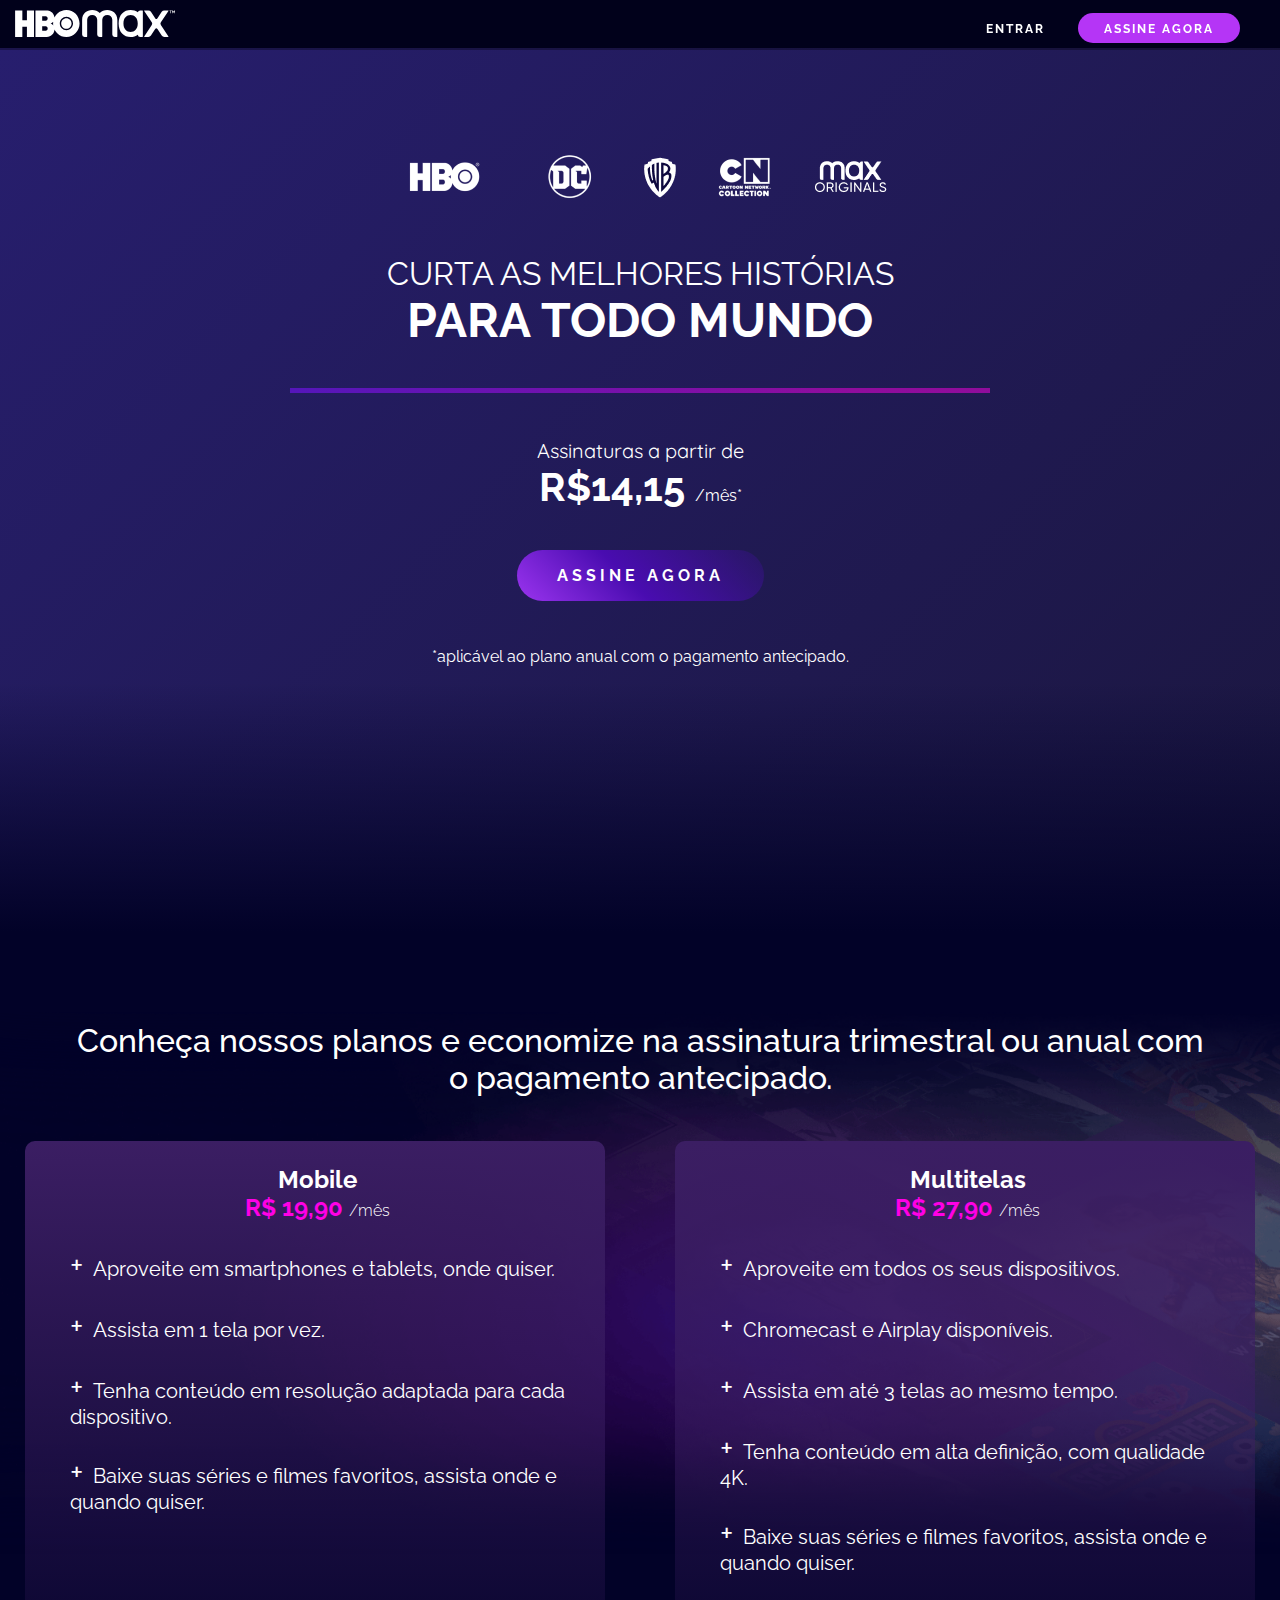
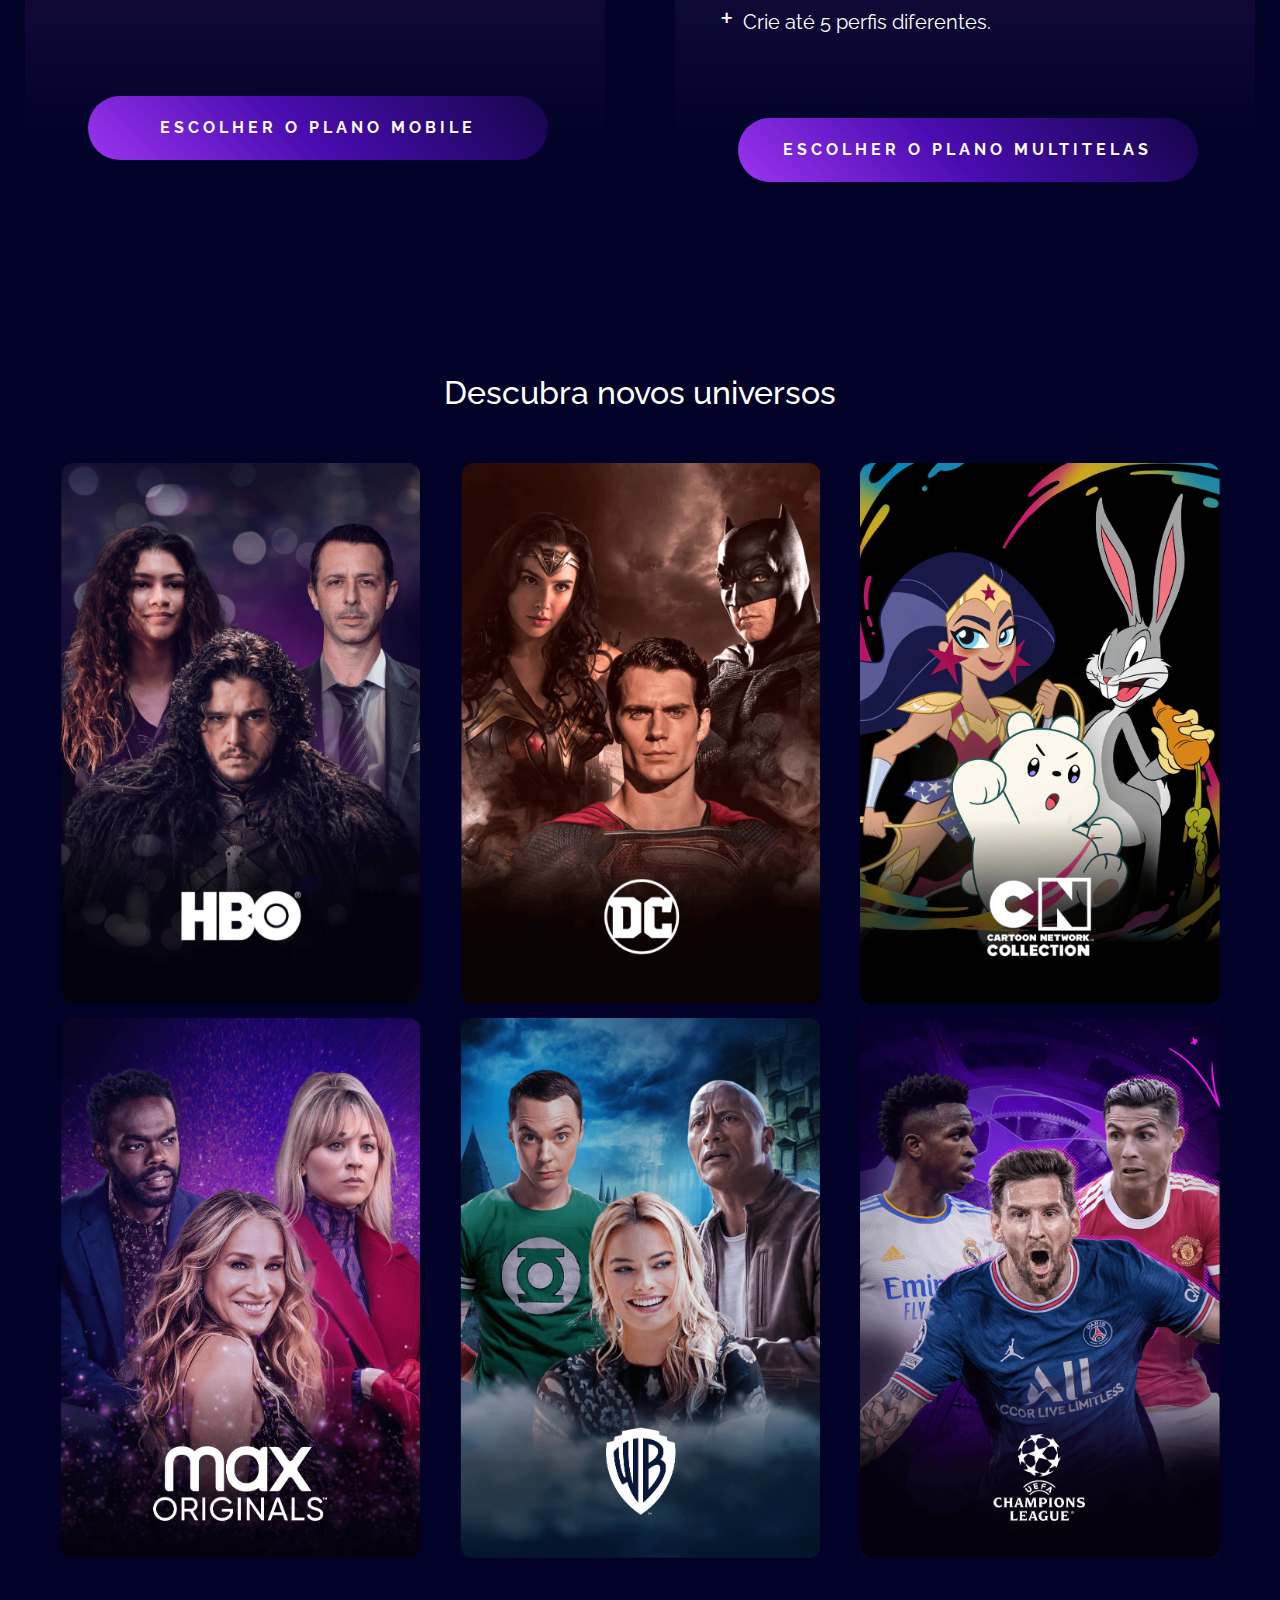
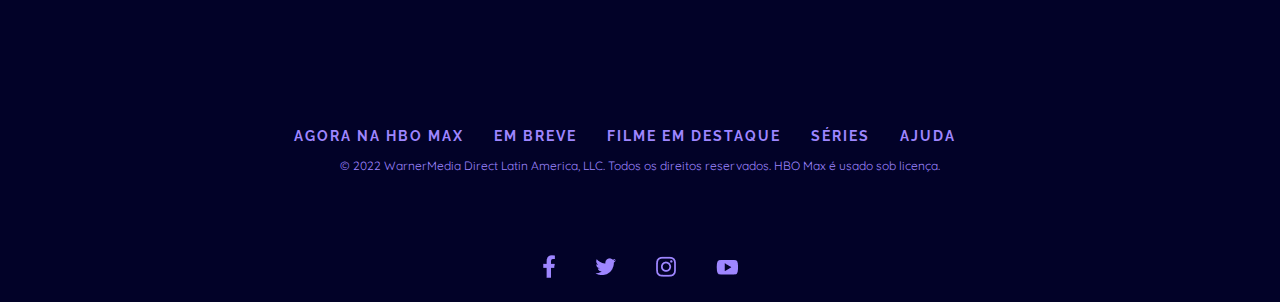
<file: index.html>
<!DOCTYPE html>
<html lang="pt-br">
<head>
    <meta charset="UTF-8">
    <meta http-equiv="X-UA-Compatible" content="IE=edge">
    <meta name="viewport" content="width=device-width, initial-scale=1.0">
    <link rel="stylesheet" href="assets\css\style.css">
    <title>Clone HBO Max</title>
</head>

<body>
    <nav>
        <div class="topo-pagina">
            <picture>
                <img src="assets\images\hbo-logo.svg" alt="logo da HBO Max">
            </picture>

            <div class="nav-botoes">
                
                <a href="signIn.html">
                    <button class="nav-entrar">
                        ENTRAR
                     </button>
                </a>
                
        
                <a href="#conheca" button class="nav-assine">
                    <p>ASSINE AGORA</p>
                </a>
                
            </div>
        </div>
    </nav>

    <header>
        <section>
            <div  class="header-logos">
                <picture>
                    <img src="assets\images\hbo.png" alt="logo da HBO">
                </picture>
    
                <picture>
                    <img src="assets\images\dc.png" alt="logo da DC">
                </picture>
    
                <picture>
                    <img src="assets\images\wb.png" alt="logo da Warner Bros">
                </picture>
    
                <picture>
                    <img src="assets\images\cartoon-network_neutral.png" alt="logo da Cartoon Network">
                </picture>
    
                <picture>
                    <img src="assets\images\max_originals.png" alt="logo da Max Originals">
                </picture>
            </div>

            <div class="header-texto">
                <div class="header-titulo">
                    <span>
                        CURTA AS MELHORES HISTÓRIAS
                    </span>
                    <h1>PARA TODO MUNDO</h1>
                </div>
            </div>
            
            <div class="divider"></div>  <!--RISQUINHO -->

            <div class="header-texto">
                <section>
                    <div>
                        <p class="header-assinaturas">Assinaturas a partir de</p>
                        <p class="header-preco">R$14,15  <span>/mês*</span></p>
                    </div>

                    <button class="header-assine-agora">
                        ASSINE AGORA
                    </button>

                    <p class="header-texto">
                        *aplicável ao plano anual com o pagamento antecipado.
                    </p>

                    <div class="header-gradiente">
                       
                    </div>
                </section>
                <div id="conheca"></div> <!--/ANCORA -->
            </div>   
        </section>
       
    </header>

    

    <main class="main-index">
        
        <h2 class="main-conheca">
            Conheça nossos planos e economize na assinatura trimestral ou anual
            com o pagamento antecipado.
        </h2>

        <div class="main-card">

                <div class="card-1">
                    <h3>Mobile</h3>
                    <p>R$ 19,90 <span>/mês</span></p>

                    <ul class="main-lista-mobile">
                        <li>Aproveite em smartphones e tablets, onde quiser.</li><br>
                        <li>Assista em 1 tela por vez.</li><br>
                        <li>Tenha conteúdo em resolução adaptada para cada dispositivo.</li><br>
                        <li>Baixe suas séries e filmes favoritos, assista onde e quando quiser.</li><br>
                    </ul>    
                    <button>
                        ESCOLHER O PLANO MOBILE
                    </button>   
                </div>

                <div class="card-2">
                    <h3>Multitelas</h3>
                    <p>R$ 27,90 <span>/mês</span></p>

                    <ul class="main-lista-multitelas">
                        <li>Aproveite em todos os seus dispositivos.</li><br>
                        <li>Chromecast e Airplay disponíveis.</li><br>
                        <li>Assista em até 3 telas ao mesmo tempo.</li><br>
                        <li>Tenha conteúdo em alta definição, com qualidade 4K.</li><br>
                        <li>Baixe suas séries e filmes favoritos, assista onde e quando quiser.</li><br>
                        <li>Crie até 5 perfis diferentes.</li><br>
                    </ul>
                    <button>
                        ESCOLHER O PLANO MULTITELAS
                    </button>  
                </div>
        </div>

        <section class="descubra">
            <h4>Descubra novos universos</h4>

            <section class="tv-shows">
                <picture>
                    <img class="series-HBO" src="assets\images\hbo-default_0.webp" alt="Series da HBO">  
                </picture>
                <picture>
                    <img class="series-Max" src="assets\images\MAX-Default.webp" alt="Series da Max">
                </picture>
                <picture>
                    <img class="series-DC" src="assets\images\DC_Default.webp" alt="Series da DC">
                </picture> 
                <picture>
                    <img class="series-WB" src="assets\images\WB-Default.webp" alt="Series da Warner Bros">
                </picture>
                <picture>
                    <img class="series-CN" src="assets\images\CN-Default.webp" alt="Series da Cartoon Network">
                </picture>  
                <picture>
                    <img class="series-UCL" src="assets\images\UCL-Default.webp" alt="Series da UCL">
                </picture>    
            </section>
        </section>  
    </main>

    <footer>
        <ul>
            <li>AGORA NA HBO MAX</li>
            <li>EM BREVE</li>
            <li>FILME EM DESTAQUE</li>
            <li>SÉRIES</li>
            <li>AJUDA</li>
        </ul>
        <p>
            © 2022 WarnerMedia Direct Latin America, LLC. Todos os direitos
            reservados. HBO Max é usado sob licença.
        </p>

        <div class="redes-sociais">
            <picture>
                <a href="https://www.facebook.com/HBOBR/?locale=pt_BR"><img src="assets\images\fb_0.png" alt="Facebook" href="https://www.instagram.com/hbomaxbr/?hl=en"></a>
            </picture>
            <picture>
                <a href="https://twitter.com/HBOMaxBR"><img src="assets\images\twitter_0.png" alt="Twitter"></a>
            </picture>
            <picture>
                <a href="https://www.instagram.com/hbomaxbr/?hl=en"><img src="assets\images\instagram_0.png" alt="Instagram"></a>
            </picture>
            <picture>
                <a href="https://www.youtube.com/channel/UCX2M7xn-jMmq4KfX25TCTCA"><img src="assets\images\youtube_0.png" alt="Youtube"></a>
            </picture>
        </div>
       
    </footer>
 
    <script src="assets\script\script.js">

    </script>


</body>
</html>
</file>
